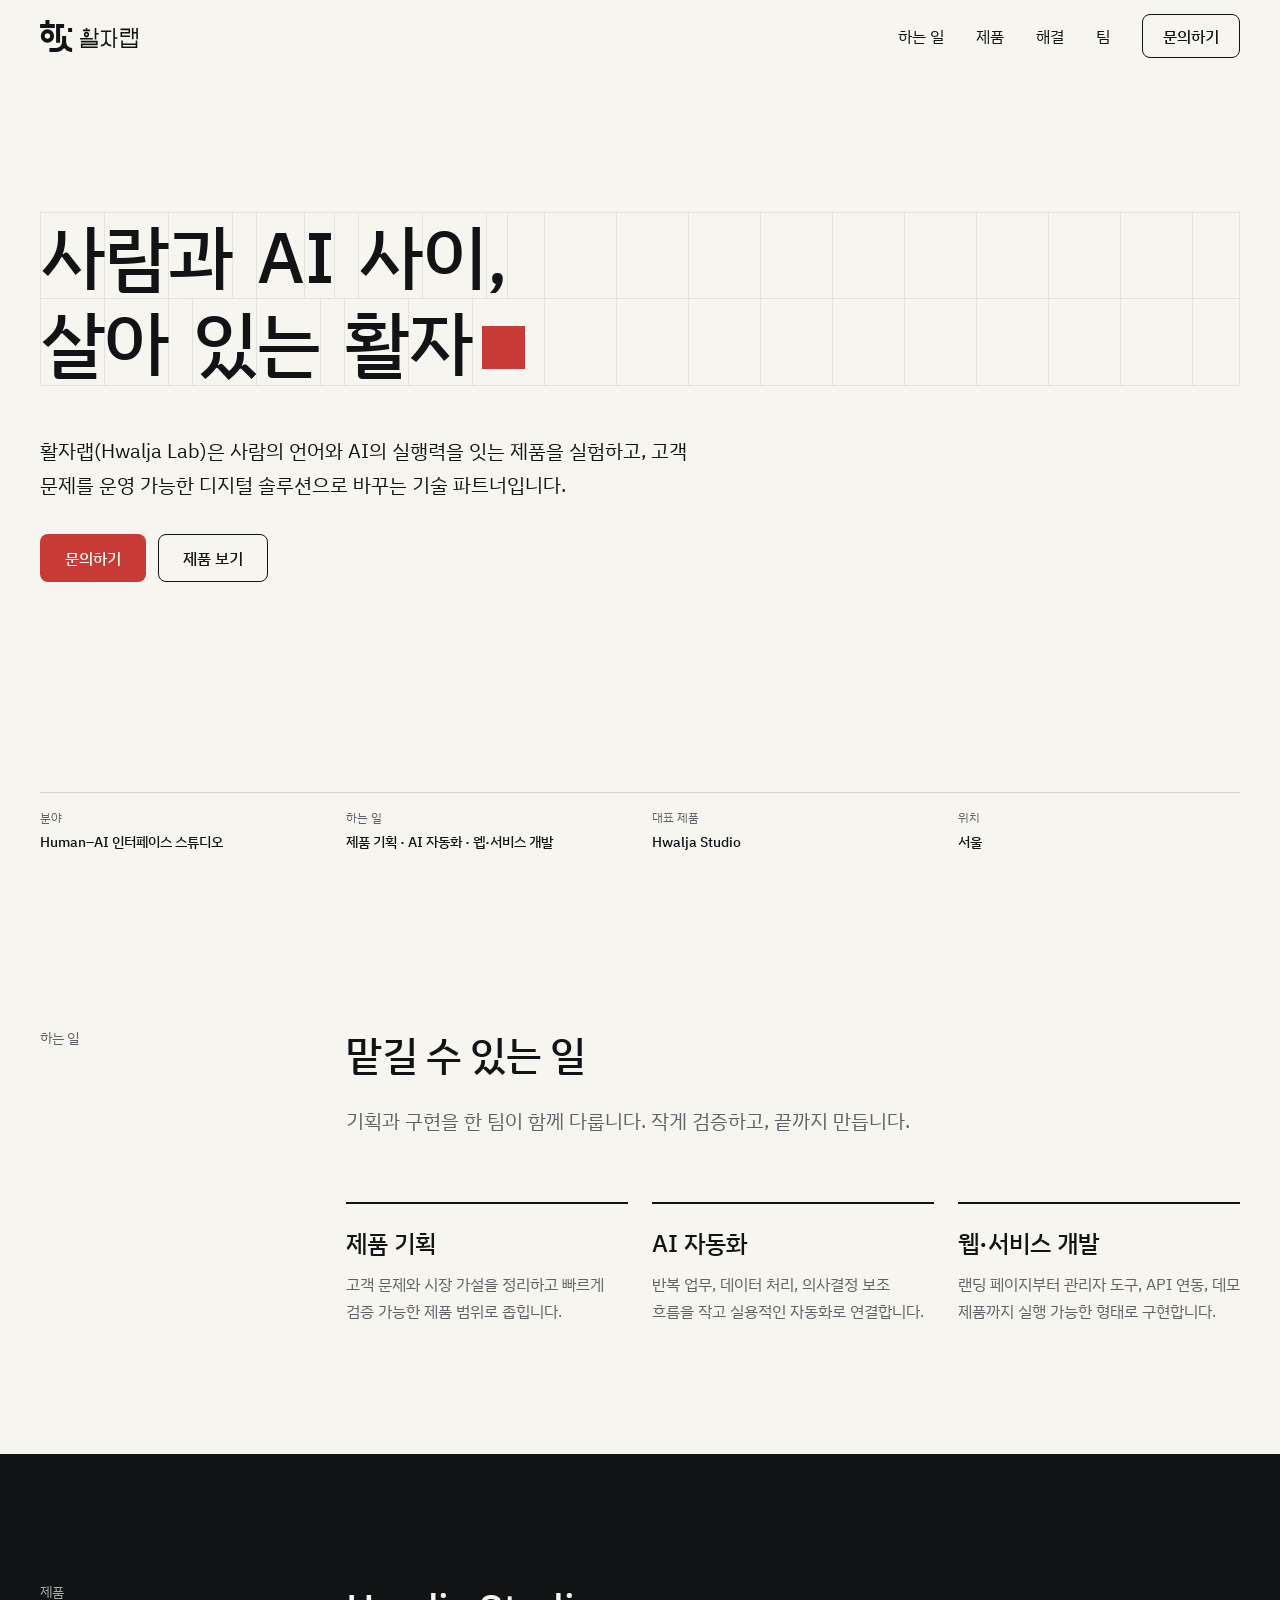
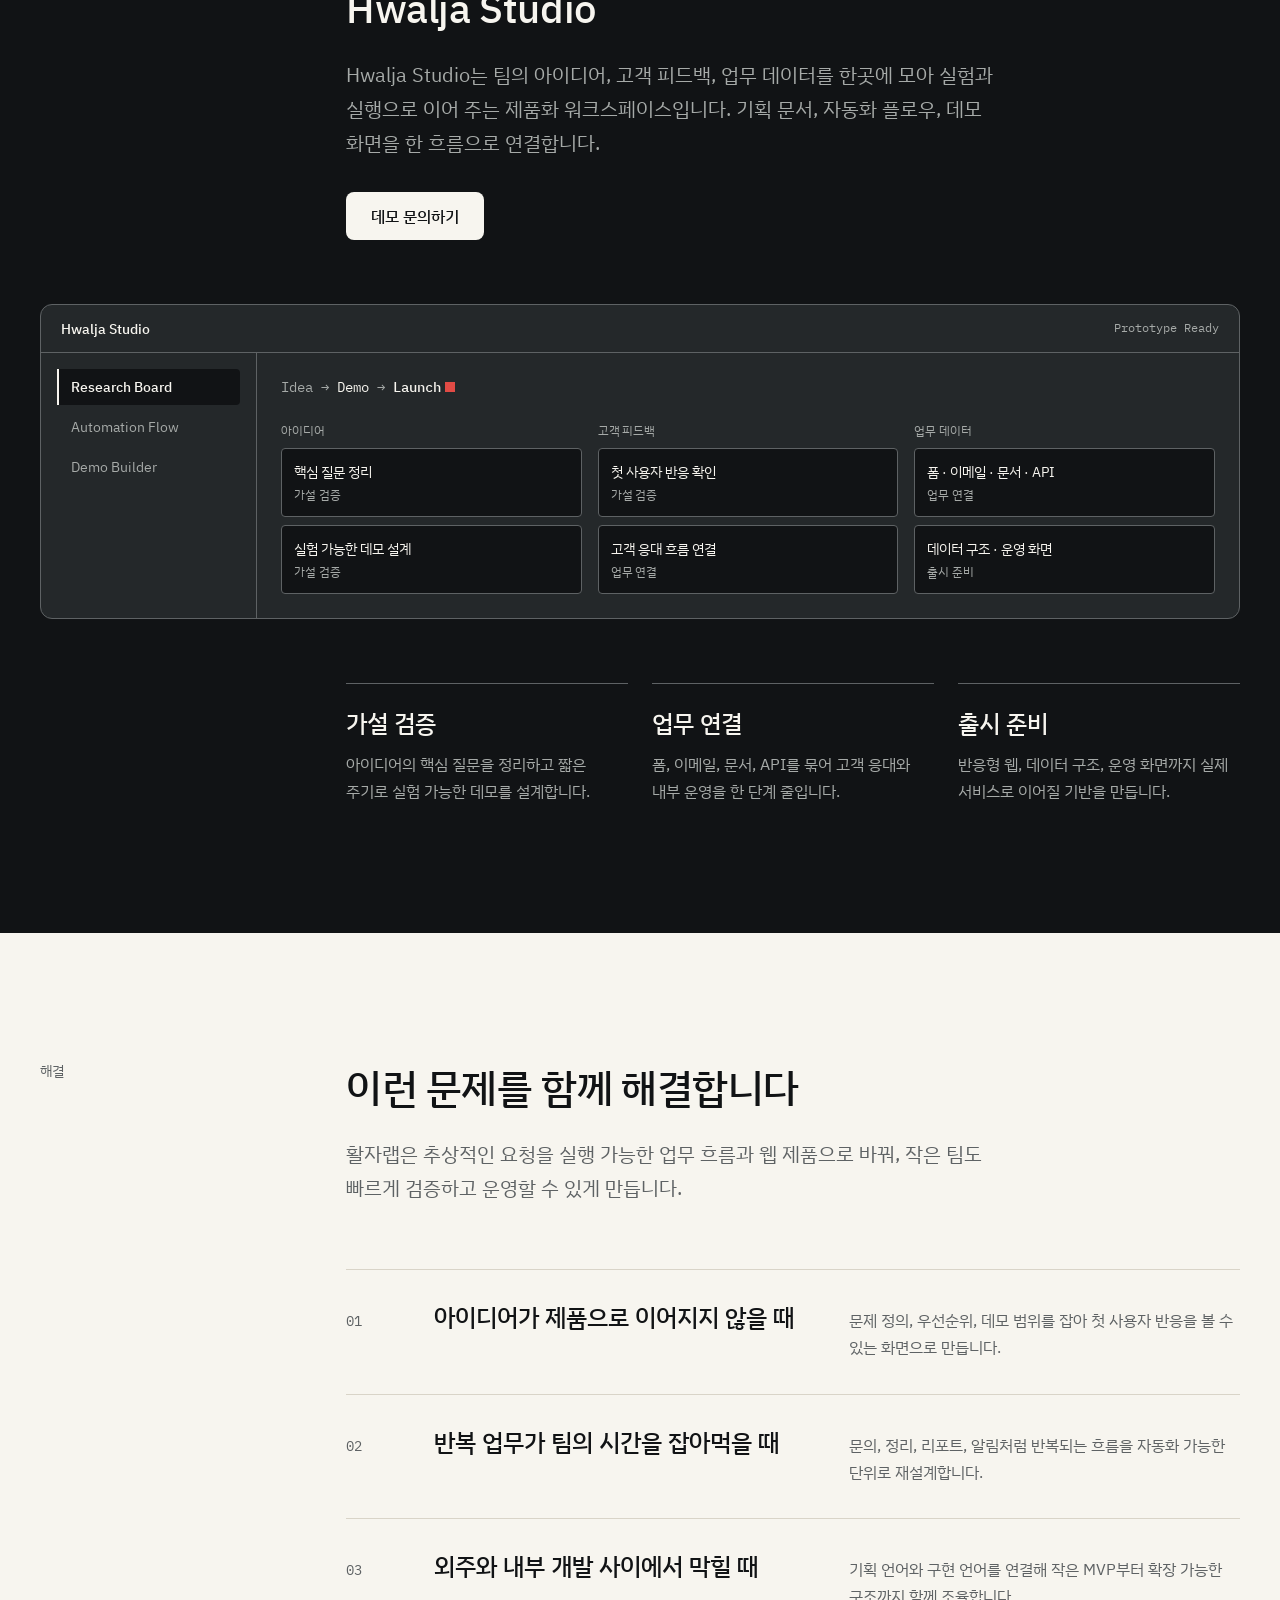
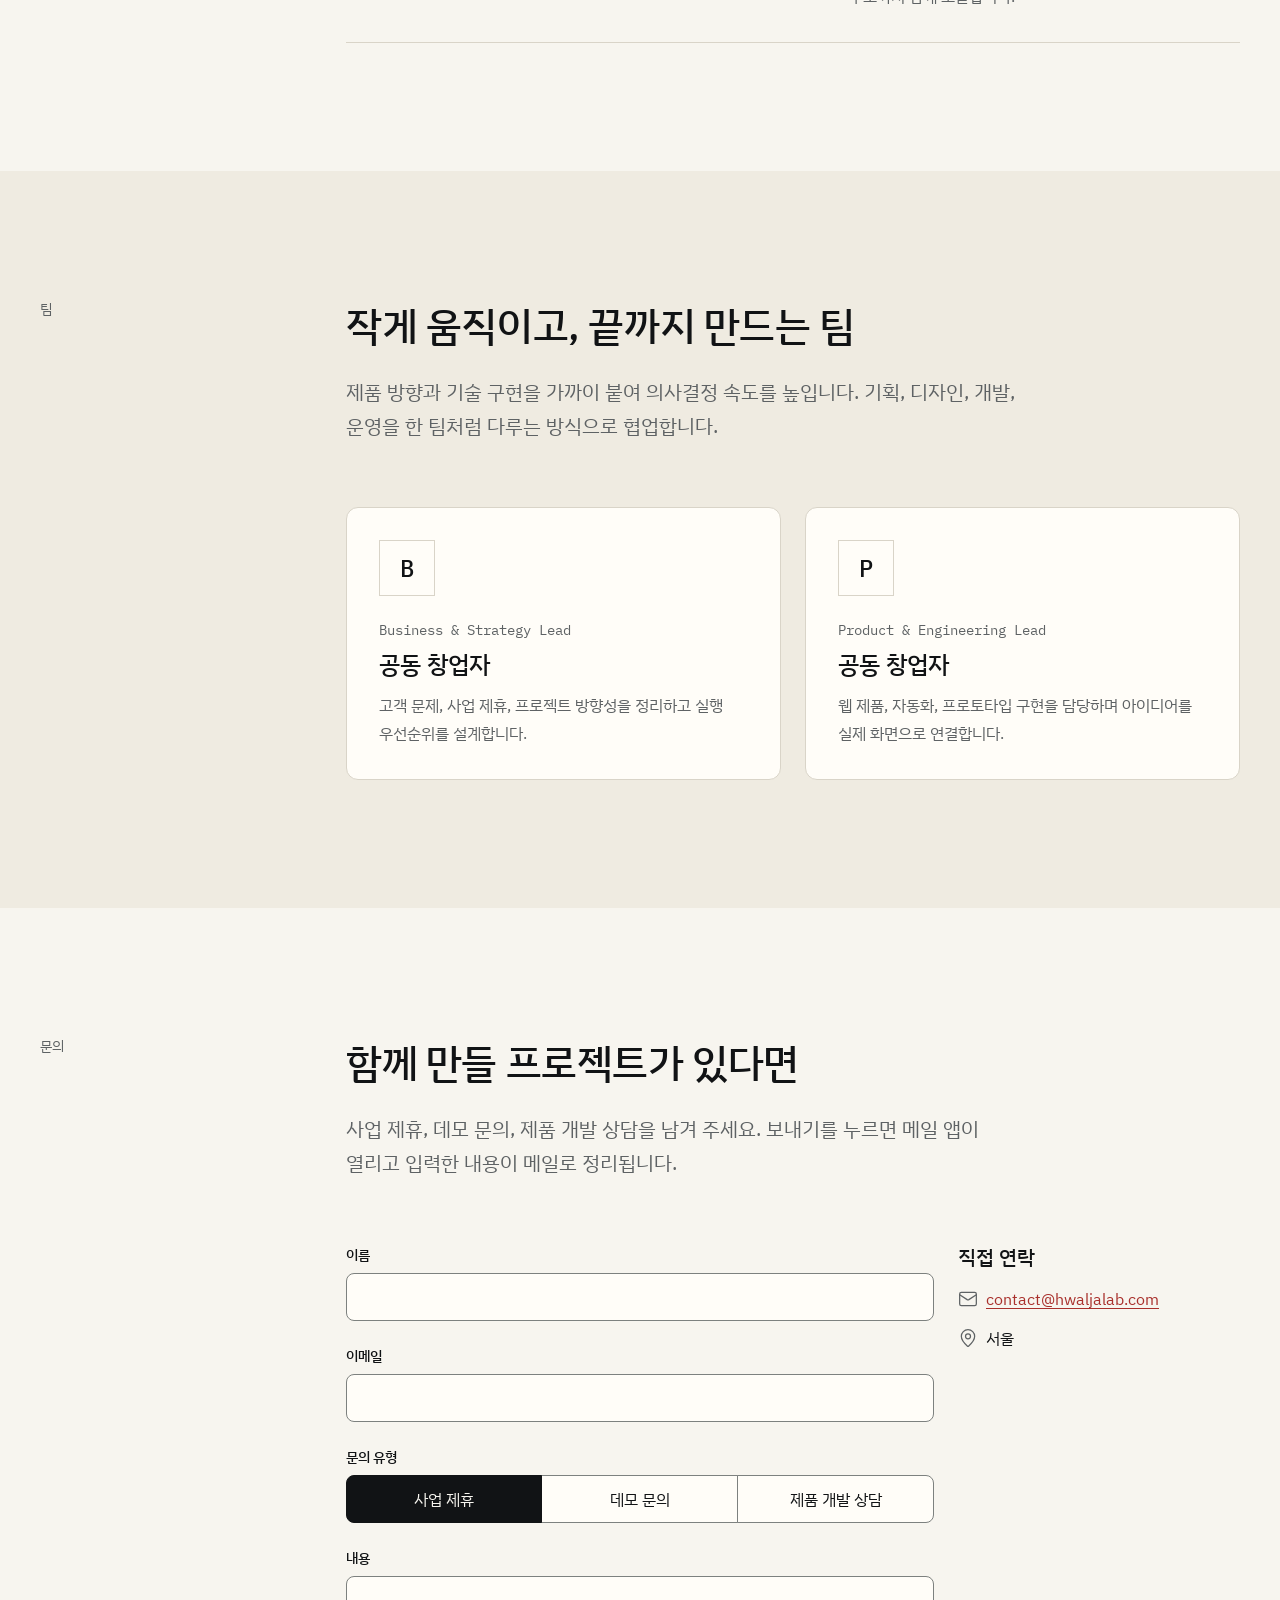
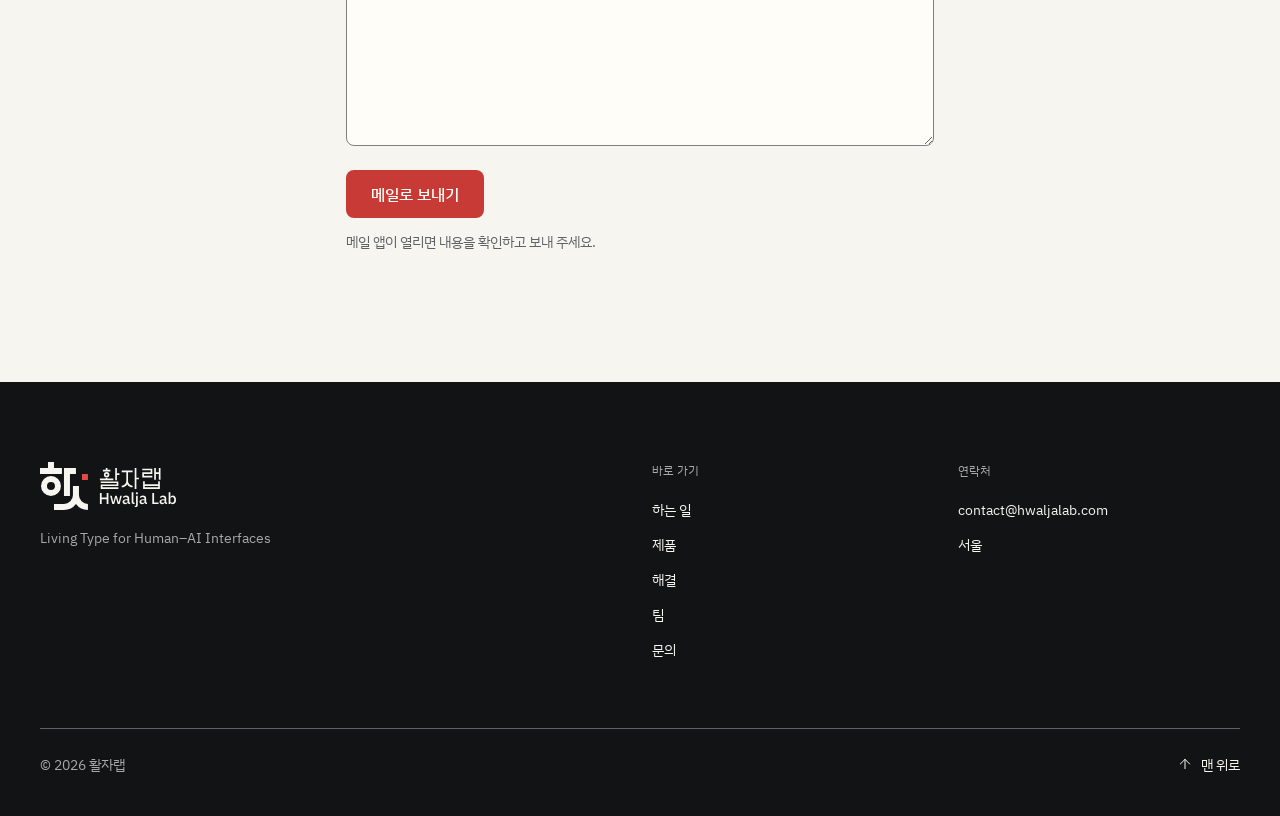
<file: index.html>
<!doctype html>
<html lang="ko">
<head>
  <meta charset="utf-8">
  <meta name="viewport" content="width=device-width, initial-scale=1">
  <title>활자랩(Hwalja Lab) — 사람과 AI 사이, 살아 있는 활자</title>
  <meta name="description" content="활자랩(Hwalja Lab)은 사람의 언어와 AI의 실행력을 잇는 제품을 만드는 Human–AI 인터페이스 스튜디오입니다. 제품 기획, AI 자동화, 웹·서비스 개발.">
  <link rel="canonical" href="https://hwaljalab.com/">

  <link rel="icon" href="/favicon.ico" sizes="32x32">
  <link rel="icon" href="/favicon.svg" type="image/svg+xml">
  <link rel="apple-touch-icon" href="/apple-touch-icon.png">
  <link rel="manifest" href="/site.webmanifest">
  <meta name="theme-color" content="#F7F5EF">

  <meta property="og:type" content="website">
  <meta property="og:url" content="https://hwaljalab.com/">
  <meta property="og:locale" content="ko_KR">
  <meta property="og:site_name" content="활자랩">
  <meta property="og:title" content="활자랩 — 사람과 AI 사이, 살아 있는 활자">
  <meta property="og:description" content="활자랩(Hwalja Lab)은 사람의 언어와 AI의 실행력을 잇는 제품을 만드는 Human–AI 인터페이스 스튜디오입니다. 제품 기획, AI 자동화, 웹·서비스 개발.">
  <meta property="og:image" content="https://hwaljalab.com/og-image.png">
  <meta property="og:image:width" content="1200">
  <meta property="og:image:height" content="630">
  <meta property="og:image:alt" content="활자랩 로고와 슬로건 사람과 AI 사이, 살아 있는 활자">
  <meta name="twitter:card" content="summary_large_image">

  <script type="application/ld+json">
    {
      "@context": "https://schema.org",
      "@type": "Organization",
      "name": "활자랩",
      "url": "https://hwaljalab.com/",
      "logo": "https://hwaljalab.com/icon-512.png",
      "email": "contact@hwaljalab.com"
    }
  </script>

  <!-- 서체: Google Fonts(brand/README.md). 600 굵기는 쓰는 곳이 없어 받지 않는다 -->
  <link rel="preconnect" href="https://fonts.googleapis.com">
  <link rel="preconnect" href="https://fonts.gstatic.com" crossorigin>
  <link rel="stylesheet" href="https://fonts.googleapis.com/css2?family=IBM+Plex+Mono:wght@400;500&family=IBM+Plex+Sans+KR:wght@400;500&display=swap">
  <script>document.documentElement.classList.add('js');</script>
  <script type="module" crossorigin src="/assets/main-Cv2jM9eu.js"></script>
  <link rel="stylesheet" crossorigin href="/assets/styles-CL9jOYnb.css">
</head>
<body>
  <a class="skip-link" href="#main">본문으로 바로 가기</a>

  <header class="site-header" id="site-header">
    <div class="wrap site-header__inner">
      <a class="site-header__logo" href="#top" aria-label="활자랩 처음으로">
        <img src="data:image/svg+xml,%3csvg%20xmlns='http://www.w3.org/2000/svg'%20viewBox='0%200%20293.4%2096'%20width='293.4'%20height='96'%20role='img'%3e%3ctitle%3e활자랩%3c/title%3e%3cpath%20fill='%23111315'%20d='M16%200L28%200L28%2012L44%2012L44%2024L0%2024L0%2012L16%2012ZM2%2048A20%2020%200%201%201%2042%2048A20%2020%200%201%201%202%2048ZM14%2048A8%208%200%201%200%2030%2048A8%208%200%201%200%2014%2048ZM48%2012L72%2012L72%2024L60%2024L60%2068L48%2068ZM66%2048V66A18%2018%200%200%201%2048%2084H28V96H48A30%2030%200%200%200%2072%2084A30%2030%200%200%200%2096%2096V84A18%2018%200%200%201%2078%2066V48ZM136.8%2024L141.6%2024L141.6%2028.8L150%2028.8L150%2033.6L128.4%2033.6L128.4%2028.8L136.8%2028.8ZM131.4%2043.2A7.8%207.8%200%201%201%20147%2043.2A7.8%207.8%200%201%201%20131.4%2043.2ZM136.2%2043.2A3%203%200%201%200%20142.2%2043.2A3%203%200%201%200%20136.2%2043.2ZM136.8%2052.2L141.6%2052.2L141.6%2054L158.4%2054L158.4%2058.8L120%2058.8L120%2054L136.8%2054ZM163.8%2024L168.6%2024L168.6%2039L175.8%2039L175.8%2043.8L168.6%2043.8L168.6%2058.8L163.8%2058.8ZM122.4%2062.4L172.8%2062.4L172.8%2075.6L127.2%2075.6L127.2%2079.2L172.8%2079.2L172.8%2084L122.4%2084L122.4%2070.8L168%2070.8L168%2067.2L122.4%2067.2ZM182.4%2031.2H213.6V36H200.4V61.2A13.2%2013.2%200%200%200%20213.6%2074.4H213.6V79.2H213.6A18%2018%200%200%201%20198%2070.18A18%2018%200%200%201%20182.4%2079.2H182.4V74.4H182.4A13.2%2013.2%200%200%200%20195.6%2061.2V36H182.4ZM219.6%2024L224.4%2024L224.4%2051.6L231.6%2051.6L231.6%2056.4L224.4%2056.4L224.4%2084L219.6%2084ZM241.2%2025.8L270%2025.8L270%2040.8L246%2040.8L246%2046.2L270%2046.2L270%2051L241.2%2051L241.2%2036L265.2%2036L265.2%2030.6L241.2%2030.6ZM275.4%2024L280.2%2024L280.2%2036L288.6%2036L288.6%2024L293.4%2024L293.4%2057.6L288.6%2057.6L288.6%2040.8L280.2%2040.8L280.2%2057.6L275.4%2057.6ZM243.6%2061.8L248.4%2061.8L248.4%2070.5L286.8%2070.5L286.8%2061.8L291.6%2061.8L291.6%2084L243.6%2084ZM248.4%2075.3L248.4%2079.2L286.8%2079.2L286.8%2075.3Z'/%3e%3cpath%20fill='%23111315'%20d='M84%2024H96V36H84Z'/%3e%3c/svg%3e" alt="활자랩" width="98" height="32">
      </a>
      <button class="menu-toggle" type="button" aria-expanded="false" aria-controls="site-menu" aria-label="메뉴 열기">
        <svg class="menu-toggle__open" aria-hidden="true" width="24" height="24" viewBox="0 0 24 24" fill="none" stroke="currentColor" stroke-width="1.5" stroke-linecap="round" stroke-linejoin="round"><path d="M4 5h16"/><path d="M4 12h16"/><path d="M4 19h16"/></svg>
        <svg class="menu-toggle__close" aria-hidden="true" width="24" height="24" viewBox="0 0 24 24" fill="none" stroke="currentColor" stroke-width="1.5" stroke-linecap="round" stroke-linejoin="round"><path d="M18 6 6 18"/><path d="m6 6 12 12"/></svg>
      </button>
      <nav class="site-nav" aria-label="주요 메뉴">
        <div class="site-menu" id="site-menu">
          <ul class="site-menu__list">
            <li><a class="nav-link" href="#services">하는 일</a></li>
            <li><a class="nav-link" href="#product">제품</a></li>
            <li><a class="nav-link" href="#problems">해결</a></li>
            <li><a class="nav-link" href="#team">팀</a></li>
          </ul>
          <a class="button site-menu__cta" href="#contact">문의하기</a>
          <a class="text-link site-menu__mail" href="mailto:contact@hwaljalab.com">contact@hwaljalab.com</a>
        </div>
      </nav>
    </div>
  </header>

  <main id="main">
    <section class="hero" id="top" aria-labelledby="hero-title">
      <div class="wrap hero__inner">
        <div class="hero__main">
          <h1 class="typeset" id="hero-title">
            <span class="sr-only">사람과 AI 사이, 살아 있는 활자</span>
            <span class="typeset__art" aria-hidden="true">
              <span class="typeset__quads"><i></i><i></i><i></i><i></i><i></i><i></i><i></i><i></i><i></i><i></i><i></i><i></i><i></i><i></i><i></i><i></i><i></i><i></i><i></i><i></i></span>
              <span class="typeset__line"><span class="sort"><span class="glyph" style="--i:0">사</span></span><span class="sort"><span class="glyph" style="--i:1">람</span></span><span class="sort"><span class="glyph" style="--i:2">과</span></span><span class="sort sort--space"></span><span class="sort sort--a"><span class="glyph" style="--i:3">A</span></span><span class="sort sort--i"><span class="glyph" style="--i:4">I</span></span><span class="sort sort--space"></span><span class="sort"><span class="glyph" style="--i:5">사</span></span><span class="sort"><span class="glyph" style="--i:6">이</span></span><span class="sort sort--comma"><span class="glyph" style="--i:7">,</span></span></span>
              <span class="typeset__line"><span class="sort"><span class="glyph" style="--i:8">살</span></span><span class="sort"><span class="glyph" style="--i:9">아</span></span><span class="sort sort--space"></span><span class="sort"><span class="glyph" style="--i:10">있</span></span><span class="sort"><span class="glyph" style="--i:11">는</span></span><span class="sort sort--space"></span><span class="sort"><span class="glyph" style="--i:12">활</span></span><span class="sort"><span class="glyph" style="--i:13">자</span></span><span class="sort sort--quad"><span class="cursor"></span></span></span>
            </span>
          </h1>
          <p class="hero__lead">활자랩(Hwalja Lab)은 사람의 언어와 AI의 실행력을 잇는 제품을 실험하고, 고객 문제를 운영 가능한 디지털 솔루션으로 바꾸는 기술 파트너입니다.</p>
          <div class="hero__actions">
            <a class="button button--primary" href="#contact">문의하기</a>
            <a class="button button--secondary" href="#product">제품 보기</a>
          </div>
        </div>
        <dl class="colophon">
          <div><dt>분야</dt><dd>Human–AI 인터페이스 스튜디오</dd></div>
          <div><dt>하는 일</dt><dd>제품 기획 · AI 자동화 · 웹·서비스 개발</dd></div>
          <div><dt>대표 제품</dt><dd>Hwalja Studio</dd></div>
          <div><dt>위치</dt><dd>서울</dd></div>
        </dl>
      </div>
    </section>

    <section class="section" id="services" aria-labelledby="services-title">
      <div class="wrap section-grid">
        <p class="section-label">하는 일</p>
        <div class="section-head">
          <h2 id="services-title">맡길 수 있는 일</h2>
          <p class="section-intro">기획과 구현을 한 팀이 함께 다룹니다. 작게 검증하고, 끝까지 만듭니다.</p>
        </div>
        <div class="section-body services">
          <article class="service">
            <h3>제품 기획</h3>
            <p>고객 문제와 시장 가설을 정리하고 빠르게 검증 가능한 제품 범위로 좁힙니다.</p>
          </article>
          <article class="service">
            <h3>AI 자동화</h3>
            <p>반복 업무, 데이터 처리, 의사결정 보조 흐름을 작고 실용적인 자동화로 연결합니다.</p>
          </article>
          <article class="service">
            <h3>웹·서비스 개발</h3>
            <p>랜딩 페이지부터 관리자 도구, API 연동, 데모 제품까지 실행 가능한 형태로 구현합니다.</p>
          </article>
        </div>
      </div>
    </section>

    <section class="section" id="product" data-surface="ink" aria-labelledby="product-title">
      <div class="wrap section-grid">
        <p class="section-label">제품</p>
        <div class="section-head">
          <h2 id="product-title">Hwalja Studio</h2>
          <p class="section-intro">Hwalja Studio는 팀의 아이디어, 고객 피드백, 업무 데이터를 한곳에 모아 실험과 실행으로 이어 주는 제품화 워크스페이스입니다. 기획 문서, 자동화 플로우, 데모 화면을 한 흐름으로 연결합니다.</p>
          <a class="button button--primary section-head__action" href="#contact" data-interest="데모 문의">데모 문의하기</a>
        </div>
        <div class="section-body section-body--full studio" role="img" aria-label="Hwalja Studio 화면 구성 미리보기. Research Board, Automation Flow, Demo Builder로 아이디어, 고객 피드백, 업무 데이터를 모아 Idea → Demo → Launch로 잇는다">
          <div class="studio__inner" aria-hidden="true">
            <div class="studio__bar">
              <span class="studio__name">Hwalja Studio</span>
              <span class="studio__status">Prototype Ready</span>
            </div>
            <div class="studio__body">
              <ul class="studio__nav">
                <li class="is-selected">Research Board</li>
                <li>Automation Flow</li>
                <li>Demo Builder</li>
              </ul>
              <div class="studio__main">
                <p class="studio__flow"><span class="studio__step">Idea</span> → <span class="studio__step studio__step--now">Demo</span> → <span class="studio__step studio__step--next">Launch</span><span class="cursor cursor--flow"></span></p>
                <div class="studio__board">
                  <div class="studio__column">
                    <p class="studio__column-head">아이디어</p>
                    <div class="studio__card"><p>핵심 질문 정리</p><p class="studio__tag">가설 검증</p></div>
                    <div class="studio__card"><p>실험 가능한 데모 설계</p><p class="studio__tag">가설 검증</p></div>
                  </div>
                  <div class="studio__column">
                    <p class="studio__column-head">고객 피드백</p>
                    <div class="studio__card"><p>첫 사용자 반응 확인</p><p class="studio__tag">가설 검증</p></div>
                    <div class="studio__card"><p>고객 응대 흐름 연결</p><p class="studio__tag">업무 연결</p></div>
                  </div>
                  <div class="studio__column">
                    <p class="studio__column-head">업무 데이터</p>
                    <div class="studio__card"><p>폼 · 이메일 · 문서 · API</p><p class="studio__tag">업무 연결</p></div>
                    <div class="studio__card"><p>데이터 구조 · 운영 화면</p><p class="studio__tag">출시 준비</p></div>
                  </div>
                </div>
              </div>
            </div>
          </div>
        </div>
        <div class="section-body features">
          <article class="service">
            <h3>가설 검증</h3>
            <p>아이디어의 핵심 질문을 정리하고 짧은 주기로 실험 가능한 데모를 설계합니다.</p>
          </article>
          <article class="service">
            <h3>업무 연결</h3>
            <p>폼, 이메일, 문서, API를 묶어 고객 응대와 내부 운영을 한 단계 줄입니다.</p>
          </article>
          <article class="service">
            <h3>출시 준비</h3>
            <p>반응형 웹, 데이터 구조, 운영 화면까지 실제 서비스로 이어질 기반을 만듭니다.</p>
          </article>
        </div>
      </div>
    </section>

    <section class="section" id="problems" aria-labelledby="problems-title">
      <div class="wrap section-grid">
        <p class="section-label">해결</p>
        <div class="section-head">
          <h2 id="problems-title">이런 문제를 함께 해결합니다</h2>
          <p class="section-intro">활자랩은 추상적인 요청을 실행 가능한 업무 흐름과 웹 제품으로 바꿔, 작은 팀도 빠르게 검증하고 운영할 수 있게 만듭니다.</p>
        </div>
        <ol class="section-body problems">
          <li class="problem">
            <span class="problem__number" aria-hidden="true">01</span>
            <h3>아이디어가 제품으로 이어지지 않을 때</h3>
            <p>문제 정의, 우선순위, 데모 범위를 잡아 첫 사용자 반응을 볼 수 있는 화면으로 만듭니다.</p>
          </li>
          <li class="problem">
            <span class="problem__number" aria-hidden="true">02</span>
            <h3>반복 업무가 팀의 시간을 잡아먹을 때</h3>
            <p>문의, 정리, 리포트, 알림처럼 반복되는 흐름을 자동화 가능한 단위로 재설계합니다.</p>
          </li>
          <li class="problem">
            <span class="problem__number" aria-hidden="true">03</span>
            <h3>외주와 내부 개발 사이에서 막힐 때</h3>
            <p>기획 언어와 구현 언어를 연결해 작은 MVP부터 확장 가능한 구조까지 함께 조율합니다.</p>
          </li>
        </ol>
      </div>
    </section>

    <section class="section section--sunken" id="team" aria-labelledby="team-title">
      <div class="wrap section-grid">
        <p class="section-label">팀</p>
        <div class="section-head">
          <h2 id="team-title"><span class="phrase">작게 움직이고,</span> <span class="phrase">끝까지 만드는 팀</span></h2>
          <p class="section-intro">제품 방향과 기술 구현을 가까이 붙여 의사결정 속도를 높입니다. 기획, 디자인, 개발, 운영을 한 팀처럼 다루는 방식으로 협업합니다.</p>
        </div>
        <div class="section-body team">
          <article class="member">
            <span class="member__initial" aria-hidden="true">B</span>
            <p class="member__role">Business &amp; Strategy Lead</p>
            <h3>공동 창업자</h3>
            <p>고객 문제, 사업 제휴, 프로젝트 방향성을 정리하고 실행 우선순위를 설계합니다.</p>
          </article>
          <article class="member">
            <span class="member__initial" aria-hidden="true">P</span>
            <p class="member__role">Product &amp; Engineering Lead</p>
            <h3>공동 창업자</h3>
            <p>웹 제품, 자동화, 프로토타입 구현을 담당하며 아이디어를 실제 화면으로 연결합니다.</p>
          </article>
        </div>
      </div>
    </section>

    <section class="section" id="contact" aria-labelledby="contact-title">
      <div class="wrap section-grid">
        <p class="section-label">문의</p>
        <div class="section-head">
          <h2 id="contact-title">함께 만들 프로젝트가 있다면</h2>
          <p class="section-intro">사업 제휴, 데모 문의, 제품 개발 상담을 남겨 주세요. 보내기를 누르면 메일 앱이 열리고 입력한 내용이 메일로 정리됩니다.</p>
        </div>
        <div class="section-body contact">
          <!-- 보내기는 contact-form.js가 mailto로 연다. action="mailto:"는 HTTPS에서 혼합 콘텐츠로 잡히므로 쓰지 않고,
               JS가 없을 때 입력값이 주소로 새지 않게 method="dialog"(대화 상자 밖에서는 제출하지 않음)로 둔다 -->
          <form class="form" id="contact-form" method="dialog" novalidate>
            <div class="field">
              <label class="field__label" for="contact-name">이름</label>
              <input class="field__input" id="contact-name" type="text" name="name" autocomplete="name" required>
              <p class="field__error" id="contact-name-error" hidden></p>
            </div>
            <div class="field">
              <label class="field__label" for="contact-email">이메일</label>
              <input class="field__input" id="contact-email" type="email" name="email" autocomplete="email" required>
              <p class="field__error" id="contact-email-error" hidden></p>
            </div>
            <fieldset class="field segmented">
              <legend class="field__label">문의 유형</legend>
              <div class="segmented__options">
                <label class="segmented__option"><input class="sr-only" type="radio" name="interest" value="사업 제휴 문의" checked><span>사업 제휴</span></label>
                <label class="segmented__option"><input class="sr-only" type="radio" name="interest" value="데모 문의"><span>데모 문의</span></label>
                <label class="segmented__option"><input class="sr-only" type="radio" name="interest" value="제품 개발 상담 문의"><span>제품 개발 상담</span></label>
              </div>
            </fieldset>
            <div class="field">
              <label class="field__label" for="contact-message">내용</label>
              <textarea class="field__input field__input--area" id="contact-message" name="message" rows="6" required></textarea>
              <p class="field__error" id="contact-message-error" hidden></p>
            </div>
            <div class="form__submit">
              <button class="button button--primary" type="submit">메일로 보내기</button>
              <p class="form__note">메일 앱이 열리면 내용을 확인하고 보내 주세요.</p>
              <div class="form__status" id="contact-status" role="status" aria-live="polite"></div>
            </div>
          </form>
          <div class="direct">
            <h3>직접 연락</h3>
            <ul class="direct__list">
              <li>
                <svg aria-hidden="true" width="20" height="20" viewBox="0 0 24 24" fill="none" stroke="currentColor" stroke-width="1.5" stroke-linecap="round" stroke-linejoin="round"><path d="m22 7-8.991 5.727a2 2 0 0 1-2.009 0L2 7"/><rect x="2" y="4" width="20" height="16" rx="2"/></svg>
                <a class="text-link" href="mailto:contact@hwaljalab.com">contact@hwaljalab.com</a>
              </li>
              <li>
                <svg aria-hidden="true" width="20" height="20" viewBox="0 0 24 24" fill="none" stroke="currentColor" stroke-width="1.5" stroke-linecap="round" stroke-linejoin="round"><path d="M20 10c0 4.993-5.539 10.193-7.399 11.799a1 1 0 0 1-1.202 0C9.539 20.193 4 14.993 4 10a8 8 0 0 1 16 0"/><circle cx="12" cy="10" r="3"/></svg>
                <span>서울</span>
              </li>
            </ul>
          </div>
        </div>
      </div>
    </section>
  </main>

  <footer class="site-footer" data-surface="ink">
    <div class="wrap">
      <div class="site-footer__top">
        <div class="site-footer__brand">
          <img src="/assets/hwalja-lab-horizontal-bilingual-reverse-DCYWCmss.svg" alt="활자랩" width="136" height="48">
          <p class="site-footer__slogan" lang="en">Living Type for Human–AI Interfaces</p>
        </div>
        <div class="site-footer__group">
          <h2 class="site-footer__head" id="footer-nav-title">바로 가기</h2>
          <ul class="site-footer__list" aria-labelledby="footer-nav-title">
            <li><a class="nav-link" href="#services">하는 일</a></li>
            <li><a class="nav-link" href="#product">제품</a></li>
            <li><a class="nav-link" href="#problems">해결</a></li>
            <li><a class="nav-link" href="#team">팀</a></li>
            <li><a class="nav-link" href="#contact">문의</a></li>
          </ul>
        </div>
        <div class="site-footer__group">
          <h2 class="site-footer__head" id="footer-contact-title">연락처</h2>
          <ul class="site-footer__list" aria-labelledby="footer-contact-title">
            <li><a class="nav-link" href="mailto:contact@hwaljalab.com">contact@hwaljalab.com</a></li>
            <li><span class="site-footer__place">서울</span></li>
          </ul>
        </div>
      </div>
      <div class="site-footer__bottom">
        <p class="site-footer__copy">© 2026 활자랩</p>
        <a class="nav-link site-footer__top-link" href="#top">
          <svg aria-hidden="true" width="16" height="16" viewBox="0 0 24 24" fill="none" stroke="currentColor" stroke-width="1.5" stroke-linecap="round" stroke-linejoin="round"><path d="m5 12 7-7 7 7"/><path d="M12 19V5"/></svg>
          맨 위로
        </a>
      </div>
    </div>
  </footer>
</body>
</html>
</file>
<file: assets/styles-CL9jOYnb.css>
:root{--color-ink-black:#111315;--color-deep-charcoal:#24282a;--color-paper-white:#f7f5ef;--color-paper-light:#fffdf8;--color-paper-shade:#efebe1;--color-hanji-gray:#d9d4c8;--color-type-gray:#5e6264;--color-rule-gray:#7d817f;--color-ash-gray:#a6aaa8;--color-seal-red:#c83a35;--color-seal-deep:#a9302c;--color-live-red:#e14b45;--color-soft-red:#f4d9d6;--color-success-green:#2e6b4c;--color-success-green-light:#7fbf9c;--color-bg:var(--color-paper-white);--color-surface:var(--color-paper-light);--color-surface-sunken:var(--color-paper-shade);--color-text:var(--color-ink-black);--color-text-secondary:var(--color-type-gray);--color-line:var(--color-hanji-gray);--color-control-border:var(--color-rule-gray);--color-accent:var(--color-seal-red);--color-action:var(--color-seal-red);--color-action-hover:var(--color-seal-deep);--color-on-action:var(--color-paper-light);--color-link:var(--color-seal-deep);--color-link-hover:var(--color-ink-black);--color-focus-ring:var(--color-ink-black);--color-selection-bg:var(--color-soft-red);--color-selection-text:var(--color-ink-black);--color-error:var(--color-seal-deep);--color-success:var(--color-success-green);--color-logo-default-ink:var(--color-ink-black);--color-logo-default-cursor:var(--color-seal-red);--color-logo-reverse-ink:var(--color-paper-white);--color-logo-reverse-cursor:var(--color-live-red);--color-logo-mono-black:var(--color-ink-black);--color-logo-mono-white:var(--color-paper-white);--font-sans:"IBM Plex Sans KR", "Apple SD Gothic Neo", "Malgun Gothic", system-ui, sans-serif;--font-mono:"IBM Plex Mono", "IBM Plex Sans KR", ui-monospace, "SFMono-Regular", Consolas, monospace;--font-weight-regular:400;--font-weight-medium:500;--font-weight-semibold:600;--font-size-12:12px;--font-size-14:14px;--font-size-16:16px;--font-size-18:18px;--font-size-20:20px;--font-size-24:24px;--font-size-28:28px;--font-size-32:32px;--font-size-40:40px;--font-size-56:56px;--font-size-72:72px;--line-height-display:1.2;--line-height-heading:1.3;--line-height-ui:1.5;--line-height-body:1.7;--letter-spacing-normal:0em;--letter-spacing-tight:-.01em;--letter-spacing-tighter:-.02em;--text-display-size:var(--font-size-72);--text-display-size-mobile:var(--font-size-40);--text-display-line-height:var(--line-height-display);--text-display-letter-spacing:var(--letter-spacing-tighter);--text-display-weight:var(--font-weight-medium);--text-h1-size:var(--font-size-56);--text-h1-size-mobile:var(--font-size-32);--text-h1-line-height:var(--line-height-display);--text-h1-letter-spacing:var(--letter-spacing-tighter);--text-h1-weight:var(--font-weight-medium);--text-h2-size:var(--font-size-40);--text-h2-size-mobile:var(--font-size-28);--text-h2-line-height:var(--line-height-heading);--text-h2-letter-spacing:var(--letter-spacing-tight);--text-h2-weight:var(--font-weight-medium);--text-h3-size:var(--font-size-24);--text-h3-size-mobile:var(--font-size-20);--text-h3-line-height:var(--line-height-heading);--text-h3-letter-spacing:var(--letter-spacing-normal);--text-h3-weight:var(--font-weight-medium);--text-lead-size:var(--font-size-20);--text-lead-size-mobile:var(--font-size-18);--text-lead-line-height:var(--line-height-body);--text-lead-letter-spacing:var(--letter-spacing-normal);--text-lead-weight:var(--font-weight-regular);--text-body-size:var(--font-size-16);--text-body-size-mobile:var(--font-size-16);--text-body-line-height:var(--line-height-body);--text-body-letter-spacing:var(--letter-spacing-normal);--text-body-weight:var(--font-weight-regular);--text-small-size:var(--font-size-14);--text-small-size-mobile:var(--font-size-14);--text-small-line-height:var(--line-height-body);--text-small-letter-spacing:var(--letter-spacing-normal);--text-small-weight:var(--font-weight-regular);--text-meta-size:var(--font-size-12);--text-meta-size-mobile:var(--font-size-12);--text-meta-line-height:var(--line-height-ui);--text-meta-letter-spacing:var(--letter-spacing-normal);--text-meta-weight:var(--font-weight-regular);--space-0:0px;--space-1:4px;--space-2:8px;--space-3:12px;--space-4:16px;--space-5:20px;--space-6:24px;--space-8:32px;--space-10:40px;--space-12:48px;--space-16:64px;--space-20:80px;--space-24:96px;--space-32:128px;--radius-none:0px;--radius-sm:4px;--radius-control:8px;--radius-card:12px;--border-hairline:1px;--border-strong:2px;--border-focus-offset:2px;--shadow-overlay:0px 8px 24px 0px #1113151f, 0px 1px 2px 0px #11131514;--layout-max-width:1200px;--layout-measure:680px;--layout-columns:12;--layout-gutter:24px;--layout-gutter-mobile:16px;--layout-margin:32px;--layout-margin-tablet:24px;--layout-margin-mobile:20px;--breakpoint-desktop:1440px;--breakpoint-laptop:1024px;--breakpoint-tablet:768px;--breakpoint-mobile:390px;--breakpoint-mobile-small:360px;--motion-ease:cubic-bezier(.22, 1, .36, 1);--motion-duration-short:.12s;--motion-duration-base:.2s;--motion-duration-enter:.36s;--motion-cursor-blink-period:1s;--motion-cursor-blink-count:3}@media (max-width:767px){:root{--text-display-size:var(--text-display-size-mobile);--text-h1-size:var(--text-h1-size-mobile);--text-h2-size:var(--text-h2-size-mobile);--text-h3-size:var(--text-h3-size-mobile);--text-lead-size:var(--text-lead-size-mobile);--text-body-size:var(--text-body-size-mobile);--text-small-size:var(--text-small-size-mobile);--text-meta-size:var(--text-meta-size-mobile)}}[data-surface=ink]{--color-bg:var(--color-ink-black);--color-surface:var(--color-deep-charcoal);--color-surface-sunken:var(--color-ink-black);--color-text:var(--color-paper-white);--color-text-secondary:var(--color-ash-gray);--color-line:var(--color-type-gray);--color-control-border:var(--color-rule-gray);--color-accent:var(--color-live-red);--color-action:var(--color-paper-white);--color-action-hover:var(--color-hanji-gray);--color-on-action:var(--color-ink-black);--color-link:var(--color-soft-red);--color-link-hover:var(--color-paper-white);--color-focus-ring:var(--color-paper-white);--color-selection-bg:var(--color-soft-red);--color-selection-text:var(--color-ink-black);--color-error:var(--color-soft-red);--color-success:var(--color-success-green-light)}@media (prefers-reduced-motion:reduce){:root{--motion-duration-short:0s;--motion-duration-base:0s;--motion-duration-enter:0s;--motion-cursor-blink-count:0}}*,:before,:after{box-sizing:border-box}:root{--lightningcss-light:initial;--lightningcss-dark: ;color-scheme:light;--edge:var(--layout-margin);--gutter:var(--layout-gutter);--header-height:72px;--section-space:var(--space-32);--head-gap:var(--space-16);--typeset-rule:color-mix(in srgb, var(--color-text) 8%, transparent)}@media (max-width:1023px){:root{--edge:var(--layout-margin-tablet);--section-space:var(--space-24)}}@media (max-width:767px){:root{--edge:var(--layout-margin-mobile);--gutter:var(--layout-gutter-mobile);--header-height:64px;--section-space:var(--space-20);--head-gap:var(--space-12)}}@media (max-width:360px){:root{--edge:var(--space-4)}}html{-moz-text-size-adjust:100%;text-size-adjust:100%}@media (prefers-reduced-motion:no-preference){html{scroll-behavior:smooth}}main section[id]{scroll-margin-top:var(--header-height)}main :where(a,button,input,textarea,label,h2,h3,p),footer :where(a,h2){scroll-margin-top:calc(var(--header-height) + var(--space-6))}body{background:var(--color-bg);color:var(--color-text);font-family:var(--font-sans);font-size:var(--text-body-size);line-height:var(--text-body-line-height);font-weight:var(--text-body-weight);word-break:keep-all;overflow-wrap:break-word;margin:0}::selection{background:var(--color-selection-bg);color:var(--color-selection-text)}h1,h2,h3,p,ul,ol,dl,dd,figure,fieldset{margin:0}ul,ol{padding:0;list-style:none}img,svg{flex-shrink:0;display:block}a{color:inherit}button,input,textarea{font:inherit;color:inherit}h2{font-size:var(--text-h2-size);line-height:var(--text-h2-line-height);letter-spacing:var(--text-h2-letter-spacing);font-weight:var(--text-h2-weight)}h3{font-size:var(--text-h3-size);line-height:var(--text-h3-line-height);letter-spacing:var(--text-h3-letter-spacing);font-weight:var(--text-h3-weight)}h2,h3{text-wrap:balance}.phrase{white-space:nowrap}[data-surface=ink]{background:var(--color-bg);color:var(--color-text);--lightningcss-light: ;--lightningcss-dark:initial;color-scheme:dark}.sr-only{clip:rect(0 0 0 0);clip-path:inset(50%);white-space:nowrap;border:0;width:1px;height:1px;margin:-1px;padding:0;position:absolute;overflow:hidden}:focus-visible{outline:var(--border-strong) solid var(--color-focus-ring);outline-offset:var(--border-focus-offset)}.wrap{width:min(100% - 2 * var(--edge), var(--layout-max-width));margin-inline:auto}.section-label,.colophon dt,.studio__column-head,.studio__tag,.site-footer__head{word-spacing:-.36em}.button{justify-content:center;align-items:center;gap:var(--space-2);height:48px;padding:0 var(--space-6);border:var(--border-hairline) solid transparent;border-radius:var(--radius-control);font-size:var(--font-size-16);line-height:var(--line-height-ui);font-weight:var(--font-weight-medium);white-space:nowrap;cursor:pointer;transition:background-color var(--motion-duration-short) var(--motion-ease), color var(--motion-duration-short) var(--motion-ease), transform var(--motion-duration-short) var(--motion-ease);text-decoration:none;display:inline-flex}.button--primary{background:var(--color-action);color:var(--color-on-action)}.button--primary:hover{background:var(--color-action-hover)}.button--secondary{color:var(--color-text);border-color:var(--color-text);background:0 0}.button--secondary:hover{background:var(--color-surface-sunken)}[data-surface=ink] .button--secondary:hover{background:var(--color-surface)}.button:active{transform:scale(.98)}.text-link{color:var(--color-link);text-underline-offset:3px;overflow-wrap:anywhere;transition:color var(--motion-duration-short) var(--motion-ease);text-decoration:underline;text-decoration-thickness:1px}.text-link:hover{color:var(--color-link-hover);text-decoration-thickness:2px}.nav-link{align-items:center;gap:var(--space-2);color:var(--color-text);text-underline-offset:6px;border-radius:var(--radius-sm);transition:text-decoration-color var(--motion-duration-short) var(--motion-ease), color var(--motion-duration-short) var(--motion-ease);-webkit-text-decoration:underline #0000;text-decoration:underline #0000;text-decoration-thickness:1px;display:inline-flex}.nav-link:hover{text-decoration-color:currentColor}.nav-link[aria-current=true]{font-weight:var(--font-weight-medium);text-decoration-color:currentColor;text-decoration-thickness:2px}.nav-link:active{color:var(--color-text-secondary)}.cursor{background:var(--color-accent);border-radius:var(--radius-none);vertical-align:baseline;width:.6em;height:.6em;display:inline-block}.skip-link{top:var(--space-2);left:var(--space-2);z-index:60;padding:var(--space-3) var(--space-4);background:var(--color-surface);color:var(--color-text);font-size:var(--font-size-16);line-height:var(--line-height-ui);font-weight:var(--font-weight-medium);border-radius:var(--radius-control);text-decoration:none;position:fixed;transform:translateY(-120%)}.skip-link:focus{transform:none}.site-header{z-index:40;height:var(--header-height);background:var(--color-bg);border-bottom:var(--border-hairline) solid transparent;transition:border-color var(--motion-duration-short) var(--motion-ease);position:sticky;top:0}.site-header.is-scrolled,.site-header.is-menu-open{border-bottom-color:var(--color-line)}.site-header__inner{align-items:center;height:100%;display:flex}.site-header__logo{border-radius:var(--radius-sm);margin-right:auto;padding:6px 0;display:block}.site-header__logo img{width:98px;height:32px}.menu-toggle{border-radius:var(--radius-control);width:44px;height:44px;color:var(--color-text);cursor:pointer;background:0 0;border:0;justify-content:center;align-items:center;padding:0;display:inline-flex}.menu-toggle:hover{background:var(--color-surface-sunken)}.menu-toggle__close,.menu-toggle[aria-expanded=true] .menu-toggle__open{display:none}.menu-toggle[aria-expanded=true] .menu-toggle__close{display:block}@media (min-width:768px){.menu-toggle{display:none}}.site-menu,.site-menu__list{align-items:center;gap:var(--space-8);display:flex}.site-menu__list .nav-link{min-height:44px;font-size:var(--font-size-16);line-height:var(--line-height-ui)}.site-menu__cta{height:44px;padding:0 var(--space-5);color:var(--color-text);border-color:var(--color-text);background:0 0}.site-menu__cta:hover{background:var(--color-surface-sunken)}.site-menu__mail{display:none}@media (max-width:767px){.site-header__logo img{width:86px;height:28px}.site-header__logo{padding:8px 0}.menu-toggle{margin-right:-10px}.site-menu{top:var(--header-height);padding:var(--space-6) var(--edge);overscroll-behavior:contain;background:var(--color-bg);visibility:hidden;opacity:0;transition:opacity var(--motion-duration-base) var(--motion-ease), transform var(--motion-duration-base) var(--motion-ease), visibility 0s linear var(--motion-duration-base);display:block;position:fixed;bottom:0;left:0;right:0;overflow-y:auto;transform:translateY(-8px)}.site-menu.is-open{visibility:visible;opacity:1;transition-delay:0s;transform:none}.site-menu__list{display:block}.site-menu__list li{border-bottom:var(--border-hairline) solid var(--color-line)}.site-menu__list .nav-link{width:100%;min-height:56px;font-size:var(--font-size-20);font-weight:var(--font-weight-medium);display:flex}.site-menu__list .nav-link[aria-current=true]:after{content:"";width:.6em;height:.6em;margin-left:var(--space-2);background:var(--color-accent);align-self:center}.site-menu__cta{width:100%;height:48px;margin-top:var(--space-8);background:var(--color-action);color:var(--color-on-action);border-color:#0000;display:flex}.site-menu__cta:hover{background:var(--color-action-hover)}.site-menu__mail{margin-top:var(--space-6);font-size:var(--font-size-16);display:inline-block}}html.is-menu-open{overflow:hidden}.hero{min-height:calc(100svh - var(--header-height));display:flex}@media (min-width:1024px){.hero{min-height:max(640px, calc(100svh - var(--header-height)))}}.hero__inner{padding-bottom:var(--space-12);flex-direction:column;display:flex}.hero__main{flex-direction:column;flex:1 0 auto;align-items:flex-start;display:flex}.hero__main:before,.hero__main:after{content:"";min-height:var(--space-12)}.hero__main:before{flex:2 0 0}.hero__main:after{flex:3 0 0}.hero__lead{max-width:min(var(--layout-measure), calc((100% - 11 * var(--gutter)) / 12 * 7 + 6 * var(--gutter)));margin-top:var(--space-12);font-size:var(--text-lead-size);line-height:var(--text-lead-line-height);font-weight:var(--text-lead-weight)}.hero__actions{gap:var(--space-3);margin-top:var(--space-8);display:flex}@media (min-width:768px) and (max-width:1023px){.hero__lead{max-width:min(var(--layout-measure), calc((100% - 11 * var(--gutter)) / 12 * 10 + 9 * var(--gutter)))}}@media (max-width:767px){.hero__inner{padding-top:var(--space-12)}.hero__main{flex:none}.hero__main:before,.hero__main:after{display:none}.hero__lead{max-width:none}.hero__actions{grid-template-columns:1fr 1fr;align-self:stretch;display:grid}}.typeset{width:100%;font-size:var(--text-display-size);line-height:var(--text-display-line-height);letter-spacing:var(--text-display-letter-spacing);font-weight:var(--text-display-weight)}.typeset__art{border:var(--border-hairline) solid var(--typeset-rule);border-radius:var(--radius-none);white-space:nowrap;display:block;position:relative;overflow:hidden}.typeset__quads{display:flex;position:absolute;inset:0}.typeset__quads i{border-right:var(--border-hairline) solid var(--typeset-rule);flex:0 0 1em}.typeset__line{height:1.2em;display:flex;position:relative}.typeset__quads+.typeset__line{border-bottom:var(--border-hairline) solid var(--typeset-rule)}.sort{border-right:var(--border-hairline) solid var(--typeset-rule);background:var(--color-bg);text-align:center;letter-spacing:0;flex:none;width:.888889em;height:100%}.sort--a{width:.666667em}.sort--i{width:.416667em}.sort--comma{width:.291667em}.sort--space{width:.333333em}.sort--quad{text-align:left;width:1em}.glyph{display:inline-block}.typeset .cursor{margin-left:.12em}@media (prefers-reduced-motion:no-preference){.js .typeset:not(.is-set) .glyph{opacity:0;animation:0s linear 3s forwards typeset-failsafe;transform:translateY(4px)}.js .typeset:not(.is-set) .cursor{opacity:0}.typeset.is-set .glyph{transition:opacity var(--motion-duration-base) var(--motion-ease), transform var(--motion-duration-base) var(--motion-ease);transition-delay:calc(var(--i) * 24ms)}.typeset.is-set .cursor{animation:cursor-wait .512s linear, cursor-blink var(--motion-cursor-blink-period) steps(1, end) .512s var(--motion-cursor-blink-count)}}@keyframes typeset-failsafe{to{opacity:1;transform:none}}@keyframes cursor-wait{0%,to{opacity:0}}@keyframes cursor-blink{50%{opacity:0}}.colophon{column-gap:var(--gutter);row-gap:var(--space-4);padding-top:var(--space-4);border-top:var(--border-hairline) solid var(--color-line);grid-template-columns:repeat(4,minmax(0,1fr));display:grid}.colophon div{gap:var(--space-1);flex-direction:column;display:flex}.colophon dt{font-family:var(--font-mono);font-size:var(--text-meta-size);line-height:var(--text-meta-line-height);color:var(--color-text-secondary)}.colophon dd{font-size:var(--font-size-14);line-height:var(--line-height-ui);font-weight:var(--font-weight-medium)}@media (max-width:1023px){.colophon{grid-template-columns:repeat(2,minmax(0,1fr))}}@media (max-width:767px){.colophon{row-gap:var(--space-3);grid-template-columns:minmax(0,1fr);margin-top:auto}.hero__main{margin-bottom:var(--space-12)}}.section{padding:var(--section-space) 0}.section--sunken{background:var(--color-surface-sunken)}.section-label{margin-bottom:var(--space-4);font-family:var(--font-mono);font-size:var(--font-size-14);line-height:var(--line-height-ui);color:var(--color-text-secondary)}.section-intro{max-width:var(--layout-measure);margin-top:var(--space-6);font-size:var(--text-lead-size);line-height:var(--text-lead-line-height);color:var(--color-text-secondary)}.section-head__action{margin-top:var(--space-8)}.section-body{margin-top:var(--head-gap)}@media (min-width:1200px){.section-grid{column-gap:var(--gutter);grid-template-columns:repeat(12,minmax(0,1fr));align-items:start;display:grid}.section-label{grid-area:1/1/auto/4;margin-bottom:0}.section-head{grid-area:1/4/auto/13}.section-body{grid-column:4/13}.section-body--full{grid-column:1/13}}.services,.features{column-gap:var(--gutter);grid-template-columns:repeat(3,minmax(0,1fr));display:grid}.service{padding-top:var(--space-6);border-top:var(--border-strong) solid var(--color-text)}.features .service{border-top:var(--border-hairline) solid var(--color-line)}.service p{margin-top:var(--space-3);color:var(--color-text-secondary)}@media (min-width:768px) and (max-width:1023px){.services{grid-template-columns:minmax(0,1fr)}.services .service{column-gap:var(--gutter);padding:var(--space-6) 0;border-top:var(--border-hairline) solid var(--color-line);grid-template-columns:repeat(12,minmax(0,1fr));display:grid}.services .service h3{grid-column:1/5}.services .service p{grid-column:5/13;margin-top:0}}@media (max-width:767px){.services,.features{row-gap:var(--space-8);grid-template-columns:minmax(0,1fr)}}.features{margin-top:var(--space-16)}@media (max-width:767px){.features{margin-top:var(--space-12)}}.studio{background:var(--color-surface);border:var(--border-hairline) solid var(--color-line);border-radius:var(--radius-card);overflow:hidden}.studio__bar{justify-content:space-between;align-items:center;gap:var(--space-4);height:48px;padding:0 var(--space-5);border-bottom:var(--border-hairline) solid var(--color-line);display:flex}.studio__name{font-size:var(--font-size-14);line-height:var(--line-height-ui);font-weight:var(--font-weight-medium)}.studio__status,.studio__column-head,.studio__tag{font-family:var(--font-mono);font-size:var(--text-meta-size);line-height:var(--text-meta-line-height);color:var(--color-text-secondary)}.studio__body{grid-template-columns:216px minmax(0,1fr);display:grid}.studio__nav{gap:var(--space-1);padding:var(--space-4);border-right:var(--border-hairline) solid var(--color-line);flex-direction:column;display:flex}.studio__nav li{height:36px;padding:0 var(--space-3);border-left:var(--border-strong) solid transparent;border-radius:0 var(--radius-sm) var(--radius-sm) 0;font-size:var(--font-size-14);line-height:var(--line-height-ui);color:var(--color-text-secondary);align-items:center;display:flex}.studio__nav li.is-selected{background:var(--color-bg);border-left-color:var(--color-text);color:var(--color-text);font-weight:var(--font-weight-medium)}.studio__main{min-width:0;padding:var(--space-6)}.studio__flow{font-family:var(--font-mono);font-size:var(--font-size-14);line-height:var(--line-height-ui);color:var(--color-text-secondary);white-space:nowrap}.studio__step--now{color:var(--color-text)}.studio__step--next{color:var(--color-text);font-weight:var(--font-weight-medium)}.cursor--flow{width:10px;height:10px;margin-left:var(--space-1)}.studio__board{gap:var(--space-4);margin-top:var(--space-6);grid-template-columns:repeat(3,minmax(0,1fr));display:grid}.studio__column{gap:var(--space-2);flex-direction:column;min-width:0;display:flex}.studio__column-head{margin-bottom:0}.studio__card{padding:var(--space-3);background:var(--color-bg);border:var(--border-hairline) solid var(--color-line);border-radius:var(--radius-sm);font-size:var(--font-size-14);line-height:var(--line-height-ui)}.studio__card .studio__tag{margin-top:var(--space-1)}@media (max-width:1023px){.studio__body{grid-template-columns:176px minmax(0,1fr)}}@media (max-width:767px){.studio__body{grid-template-columns:minmax(0,1fr)}.studio__nav{border-right:0;border-bottom:var(--border-hairline) solid var(--color-line)}.studio__main{padding:var(--space-4)}.studio__board{grid-template-columns:minmax(0,1fr)}.studio__column+.studio__column{display:none}}.problems{border-bottom:var(--border-hairline) solid var(--color-line)}.problem{column-gap:var(--gutter);padding:var(--space-8) 0;border-top:var(--border-hairline) solid var(--color-line);grid-template-columns:64px minmax(0,1fr) minmax(0,1fr);align-items:baseline;display:grid}.problem__number{font-family:var(--font-mono);font-size:var(--font-size-14);line-height:var(--line-height-ui);font-variant-numeric:tabular-nums;color:var(--color-text-secondary)}.problem p{color:var(--color-text-secondary)}@media (max-width:767px){.problem{display:block}.problem h3{margin-top:var(--space-2)}.problem p{margin-top:var(--space-3)}}.team{gap:var(--gutter);grid-template-columns:repeat(2,minmax(0,1fr));align-items:stretch;display:grid}.member{padding:var(--space-8);background:var(--color-surface);border:var(--border-hairline) solid var(--color-line);border-radius:var(--radius-card)}.member__initial{border:var(--border-hairline) solid var(--color-line);border-radius:var(--radius-none);width:56px;height:56px;font-family:var(--font-mono);font-size:var(--font-size-24);line-height:1;font-weight:var(--font-weight-medium);justify-content:center;align-items:center;display:flex}.member__role{margin-top:var(--space-6);font-family:var(--font-mono);font-size:var(--font-size-14);line-height:var(--line-height-ui);color:var(--color-text-secondary)}.member h3{margin-top:var(--space-2)}.member h3+p{margin-top:var(--space-3);color:var(--color-text-secondary)}@media (max-width:767px){.team{gap:var(--space-4);grid-template-columns:minmax(0,1fr)}.member{padding:var(--space-6)}}.contact{column-gap:var(--gutter);grid-template-columns:repeat(9,minmax(0,1fr));align-items:start;display:grid}.form{gap:var(--space-6);flex-direction:column;grid-column:1/7;display:flex}.direct{grid-column:7/10}@media (min-width:1024px) and (max-width:1199px){.contact{grid-template-columns:repeat(12,minmax(0,1fr))}.form{grid-column:1/8}.direct{grid-column:9/13}}@media (max-width:1023px){.contact{display:block}.direct{margin-top:var(--space-12)}}.field{flex-direction:column;min-width:0;display:flex}fieldset.field{border:0;padding:0}.field__label{margin-bottom:var(--space-2);font-size:var(--font-size-14);line-height:var(--line-height-ui);font-weight:var(--font-weight-medium);padding:0}.field__input{width:100%;height:48px;padding:0 var(--space-4);background:var(--color-surface);border:var(--border-hairline) solid var(--color-control-border);border-radius:var(--radius-control);font-size:var(--font-size-16);line-height:var(--line-height-ui);transition:border-color var(--motion-duration-short) var(--motion-ease)}.field__input--area{height:auto;min-height:160px;padding:var(--space-3) var(--space-4);resize:vertical}.field__input:hover{border-color:var(--color-text)}.field__input:focus-visible{border-color:var(--color-text)}.field__input[aria-invalid=true]{border-color:var(--color-error);box-shadow:inset 0 0 0 1px var(--color-error)}.field__error,.form__status{font-size:var(--font-size-14);line-height:var(--line-height-body)}.field__error{align-items:flex-start;gap:var(--space-2);margin-top:var(--space-2);color:var(--color-error);display:flex}.field__error[hidden]{display:none}.field__error svg,.form__status svg{margin-top:4px}.segmented__options{grid-auto-columns:minmax(0,1fr);grid-auto-flow:column;display:grid}.segmented__option{cursor:pointer;display:block;position:relative}.segmented__option span{height:48px;padding:0 var(--space-3);background:var(--color-surface);border:var(--border-hairline) solid var(--color-control-border);font-size:var(--font-size-16);line-height:var(--line-height-ui);white-space:nowrap;transition:background-color var(--motion-duration-short) var(--motion-ease), border-color var(--motion-duration-short) var(--motion-ease), color var(--motion-duration-short) var(--motion-ease);justify-content:center;align-items:center;display:flex}.segmented__option:first-child span{border-radius:var(--radius-control) 0 0 var(--radius-control)}.segmented__option:last-child span{border-radius:0 var(--radius-control) var(--radius-control) 0}.segmented__option+.segmented__option span{margin-left:-1px}@media (max-width:767px){.segmented__options{grid-template-columns:minmax(0,1fr);grid-auto-flow:row}.segmented__option span{padding:0 var(--space-4);justify-content:flex-start}.segmented__option:first-child span{border-radius:var(--radius-control) var(--radius-control) 0 0}.segmented__option:last-child span{border-radius:0 0 var(--radius-control) var(--radius-control)}.segmented__option+.segmented__option span{margin:-1px 0 0}}.segmented__option:hover span{z-index:1;border-color:var(--color-text);position:relative}.segmented__option input:checked+span{z-index:1;background:var(--color-text);border-color:var(--color-text);color:var(--color-bg);position:relative}.segmented__option input:focus-visible+span{z-index:2;outline:var(--border-strong) solid var(--color-focus-ring);outline-offset:var(--border-focus-offset);position:relative}.form__submit .button{align-self:flex-start}.form__submit{flex-direction:column;display:flex}.form__note{margin-top:var(--space-3);font-size:var(--font-size-14);line-height:var(--line-height-body);color:var(--color-text-secondary)}.form__status{margin-top:var(--space-2);color:var(--color-text-secondary)}.form__status:empty{display:none}.form__status.is-error{gap:var(--space-2);color:var(--color-error);display:flex}.form__status-line{display:block}@media (max-width:767px){.form__submit .button{align-self:stretch}}.direct h3{font-size:var(--font-size-20);line-height:var(--line-height-heading)}.direct__list{gap:var(--space-3);margin-top:var(--space-4);flex-direction:column;display:flex}.direct__list li{align-items:flex-start;gap:var(--space-2);min-width:0;display:flex}.direct__list svg{color:var(--color-text-secondary);margin-top:3px}@media (min-width:768px) and (max-width:1023px){.direct__list{column-gap:var(--gutter);grid-template-columns:repeat(2,minmax(0,1fr));display:grid}}.site-footer{padding:var(--space-20) 0 var(--space-10)}.site-footer__top{column-gap:var(--gutter);grid-template-columns:repeat(12,minmax(0,1fr));align-items:start;display:grid}.site-footer__brand{grid-column:1/7}.site-footer__brand img{width:136px;height:48px}.site-footer__slogan,.site-footer__copy{font-size:var(--font-size-14);line-height:var(--line-height-body);color:var(--color-text-secondary)}.site-footer__slogan{margin-top:var(--space-4)}.site-footer__group:nth-child(2){grid-column:7/10}.site-footer__group:nth-child(3){grid-column:10/13}.site-footer__head{margin-bottom:var(--space-4);font-family:var(--font-mono);font-size:var(--text-meta-size);line-height:var(--text-meta-line-height);font-weight:var(--font-weight-regular);letter-spacing:0;color:var(--color-text-secondary)}.site-footer__list{align-items:flex-start;gap:var(--space-2);flex-direction:column;display:flex}.site-footer__list .nav-link,.site-footer__place,.site-footer__top-link{font-size:var(--font-size-14);line-height:var(--line-height-body)}.site-footer__bottom{justify-content:space-between;align-items:center;gap:var(--space-4);margin-top:var(--space-16);padding-top:var(--space-6);border-top:var(--border-hairline) solid var(--color-line);display:flex}@media (min-width:768px) and (max-width:1023px){.site-footer__top{row-gap:var(--space-12)}.site-footer__brand{grid-column:1/13}.site-footer__group:nth-child(2){grid-column:1/7}.site-footer__group:nth-child(3){grid-column:7/13}}@media (max-width:767px){.site-footer{padding:var(--space-16) 0 var(--space-8)}.site-footer__top{row-gap:var(--space-10);grid-template-columns:repeat(4,minmax(0,1fr))}.site-footer__brand{grid-column:1/5}.site-footer__group:nth-child(2){grid-column:1/3}.site-footer__group:nth-child(3){grid-column:3/5}.site-footer__group{min-width:0}.site-footer__list{gap:var(--space-2)}.site-footer__list li{max-width:100%}.site-footer__list .nav-link,.site-footer__place,.site-footer__top-link{align-items:center;min-height:44px;display:inline-flex}.site-footer__list .nav-link{overflow-wrap:anywhere;min-width:44px;max-width:100%}.site-footer__bottom{align-items:flex-start;gap:var(--space-2);margin-top:var(--space-12);flex-direction:column}}.not-found{min-height:calc(100svh - var(--header-height))}.not-found h1{font-size:var(--text-h1-size);line-height:var(--text-h1-line-height);letter-spacing:var(--text-h1-letter-spacing);font-weight:var(--text-h1-weight)}.not-found__action{margin-top:var(--space-8)}
</file>
